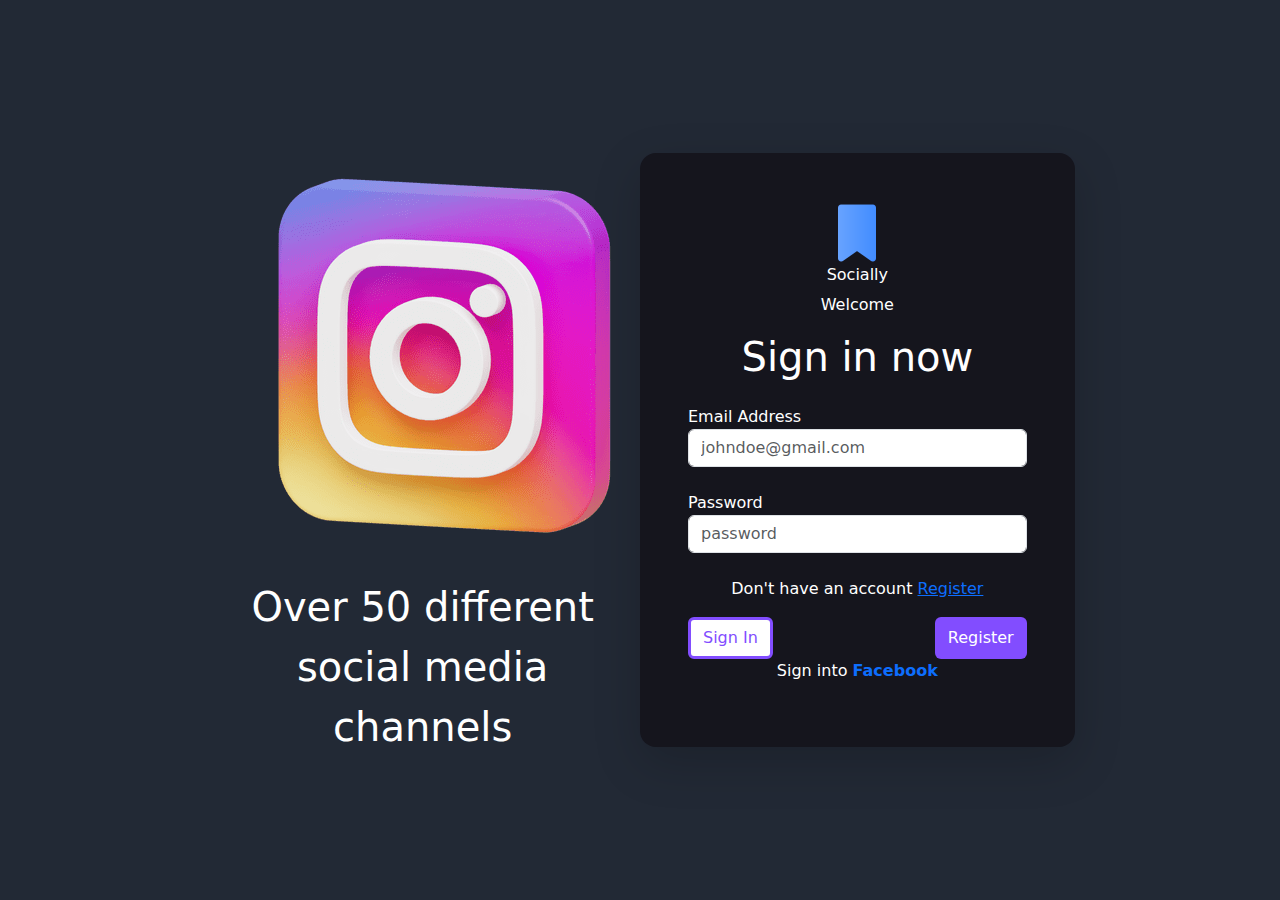
<file: index.html>
<!DOCTYPE html>
<html lang="en">
<head>
    <meta charset="UTF-8">
    <meta name="viewport" content="width=device-width, initial-scale=1.0">
    <title>Instagram</title>
    <link rel="stylesheet" href="css/bootstrap.css">
    <link rel="stylesheet" href="css/style.css">
</head>
<body>
    
    <div class="contanier-fluid bg-back">
        
        <div class="row vh-100">

            <div class="col-lg-12">

                <div class="row h-100 justify-content-center align-items-center">

                    <div class="col-lg-4">
                        <img src="img/instagram.png" alt="">
                        <p class="text-center fs-1">Over 50 different social media channels</p>
                    </div>

                    <div class="col-lg-4 p-5 shadow-lg bg-form rounded-4">
                        <img src="img/bookmark.webp" class="d-block mx-auto" alt="">
                        <h6 class="text-center">Socially</h6>
                        <p class="text-center">Welcome</p>
                        <h1 class="text-center">Sign in now</h1>


                        <form action="">
                            
                            <div class="my-4">
                                <label for="">Email Address</label>
                                <input type="email" placeholder="johndoe@gmail.com" class="form-control">
                            </div>
                            
                            <div class="mb-4">
                                <label for="">Password </label>
                                <input type="password" placeholder="password" class="form-control">
                            </div>

                            <p class="text-center">Don't have an account <a lass="text-decoration-none" href="">Register</a></p>

                            <div class="d-flex justify-content-between">
                                <button class="btn btn-outline-purple">Sign In</button>
                                <button class="btn btn-purple">Register</button>
                            </div>

                            <p class="text-center">Sign into <a class="text-decoration-none fw-bold" href="">Facebook</a></p>

                            
                        </form>
                    </div>

                </div>

            </div>

        </div>

    </div>

</body>
</html>
</file>
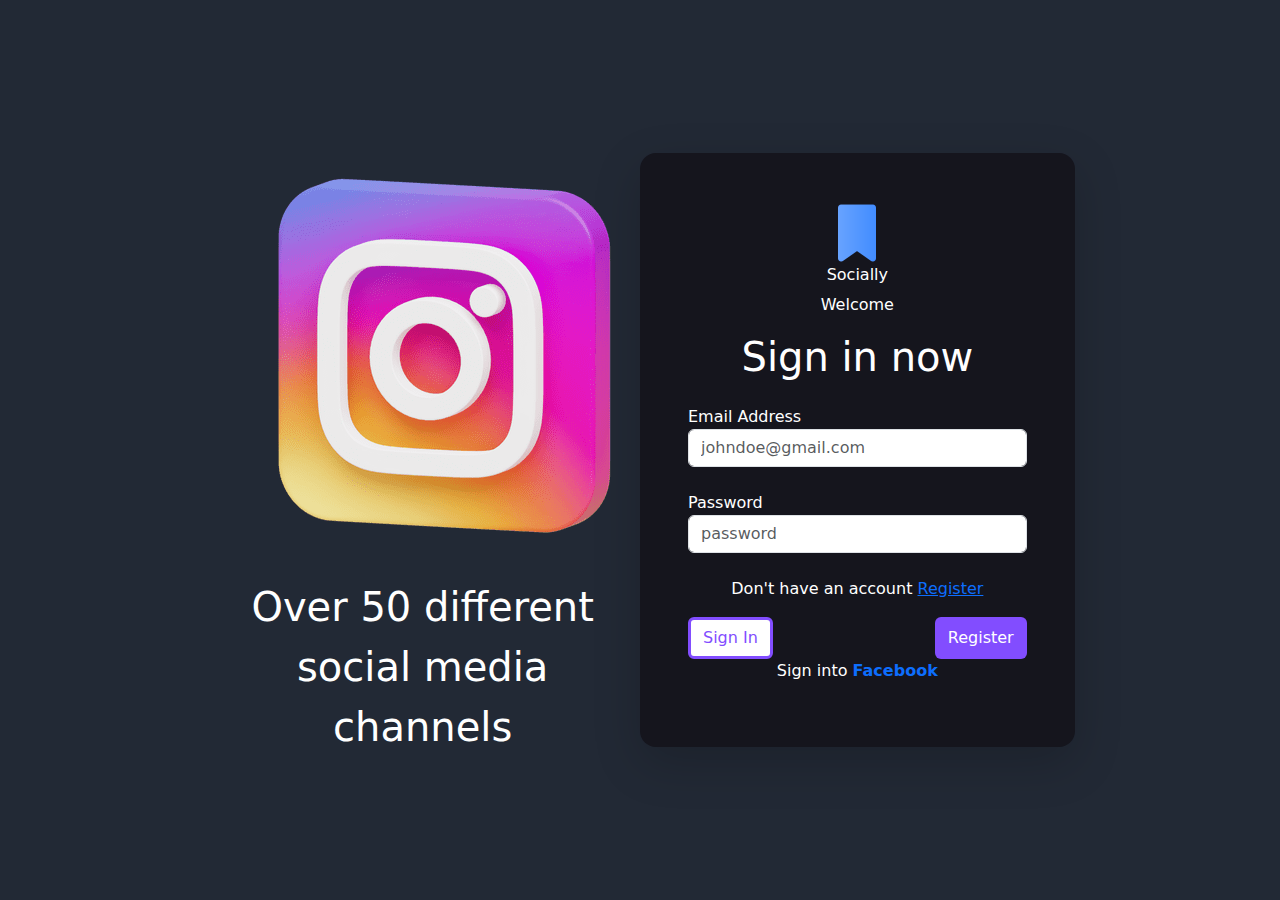
<file: instagram.html>
<!DOCTYPE html>
<html lang="en">
<head>
    <meta charset="UTF-8">
    <meta name="viewport" content="width=device-width, initial-scale=1.0">
    <title>Instagram</title>
    <link rel="stylesheet" href="css/bootstrap.css">
    <link rel="stylesheet" href="css/style.css">
</head>
<body>
    
    <div class="contanier-fluid bg-back">
        
        <div class="row vh-100">

            <div class="col-lg-12">

                <div class="row h-100 justify-content-center align-items-center">

                    <div class="col-lg-4">
                        <img src="img/instagram.png" alt="">
                        <p class="text-center fs-1">Over 50 different social media channels</p>
                    </div>

                    <div class="col-lg-4 p-5 shadow-lg bg-form rounded-4">
                        <img src="img/bookmark.webp" class="d-block mx-auto" alt="">
                        <h6 class="text-center">Socially</h6>
                        <p class="text-center">Welcome</p>
                        <h1 class="text-center">Sign in now</h1>


                        <form action="">
                            
                            <div class="my-4">
                                <label for="">Email Address</label>
                                <input type="email" placeholder="johndoe@gmail.com" class="form-control">
                            </div>
                            
                            <div class="mb-4">
                                <label for="">Password </label>
                                <input type="password" placeholder="password" class="form-control">
                            </div>

                            <p class="text-center">Don't have an account <a lass="text-decoration-none" href="">Register</a></p>

                            <div class="d-flex justify-content-between">
                                <button class="btn btn-outline-purple">Sign In</button>
                                <button class="btn btn-purple">Register</button>
                            </div>

                            <p class="text-center">Sign into <a class="text-decoration-none fw-bold" href="">Facebook</a></p>

                            
                        </form>
                    </div>

                </div>

            </div>

        </div>

    </div>

</body>
</html>
</file>
<file: css/style.css>
.btn-outline-purple{
    border: 3px solid #824dff;
    color: #824dff;
    background-color: white;
}

.btn-outline-purple:hover{
    color: white;
    background-color: #824dff;
}

.btn-purple{
    color: white;
    background-color: #824dff;
}

.btn-purple:hover{
    border: 3px solid #824dff;
    color: #824dff;
    background-color: white;
}

.bg-back{
    background-color: #222935;
    color: white;
}

.bg-form{
    background-color: #15151d;
}
</file>
